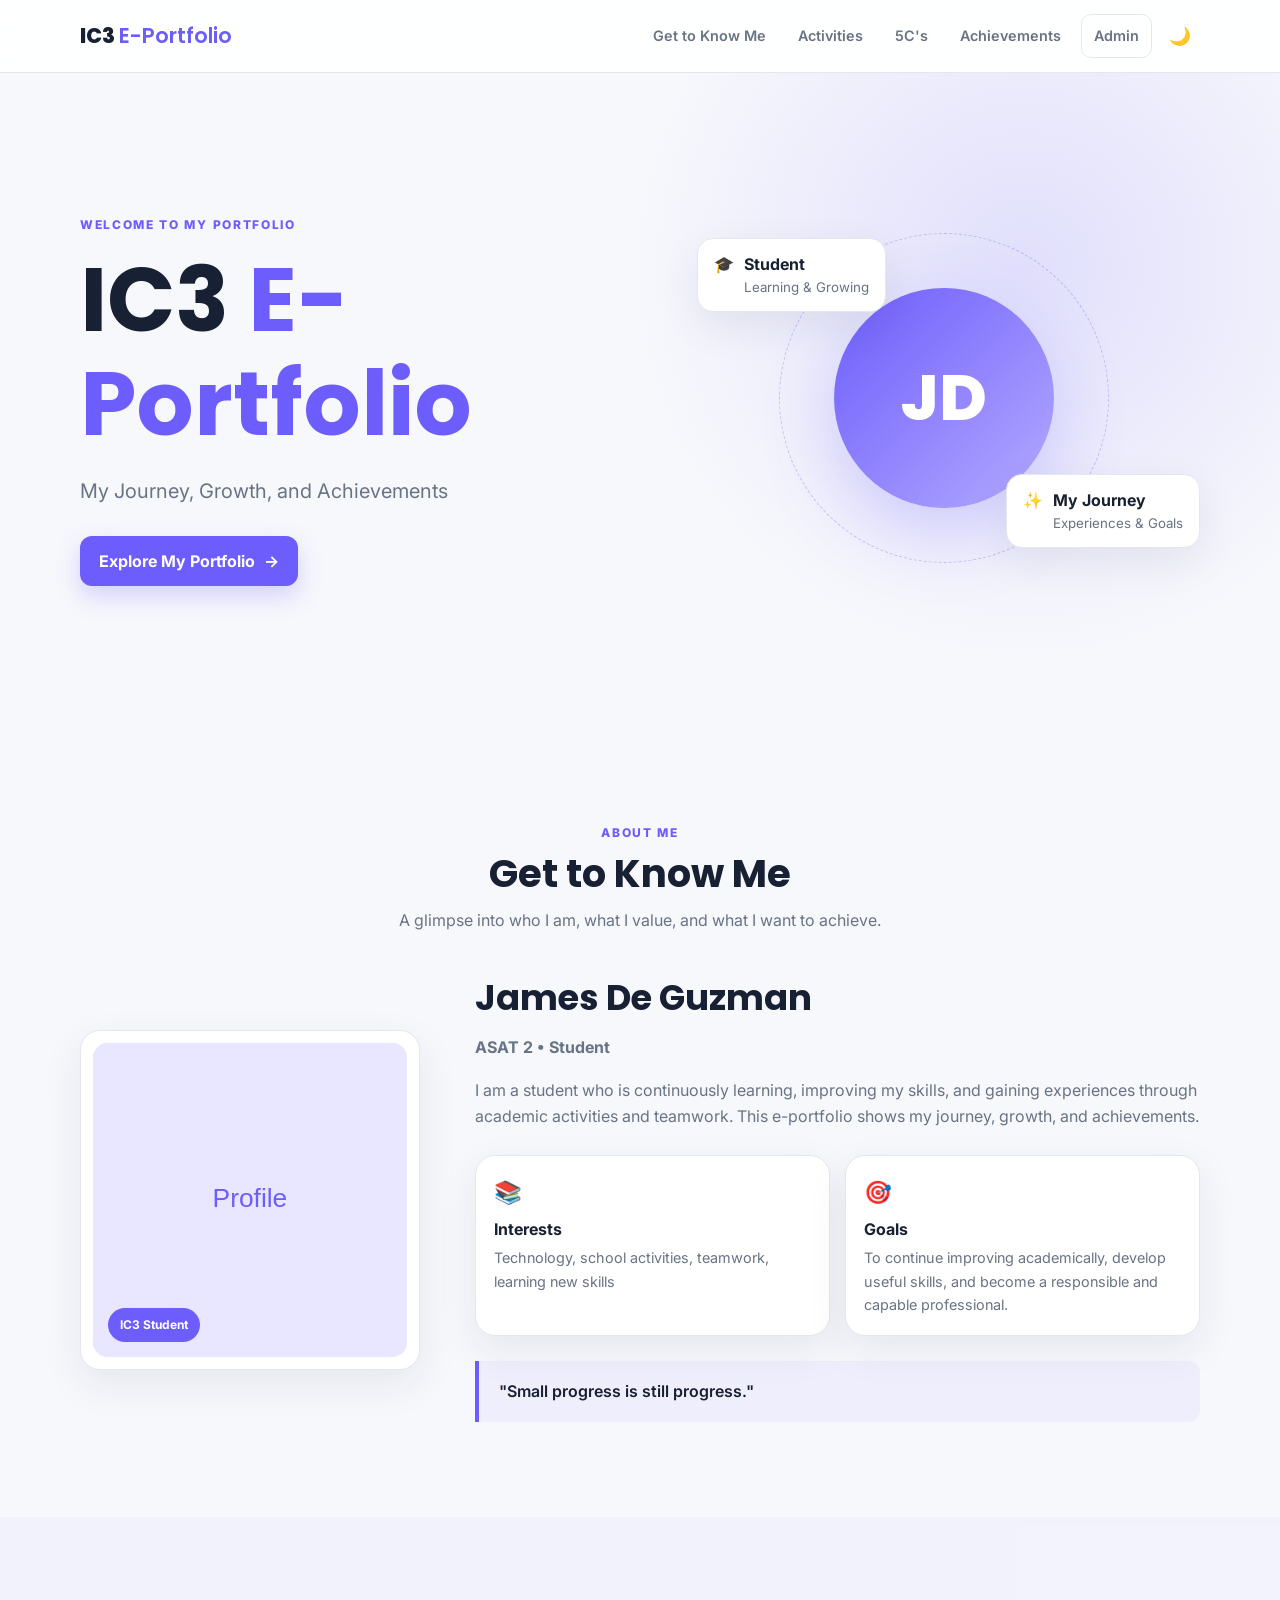
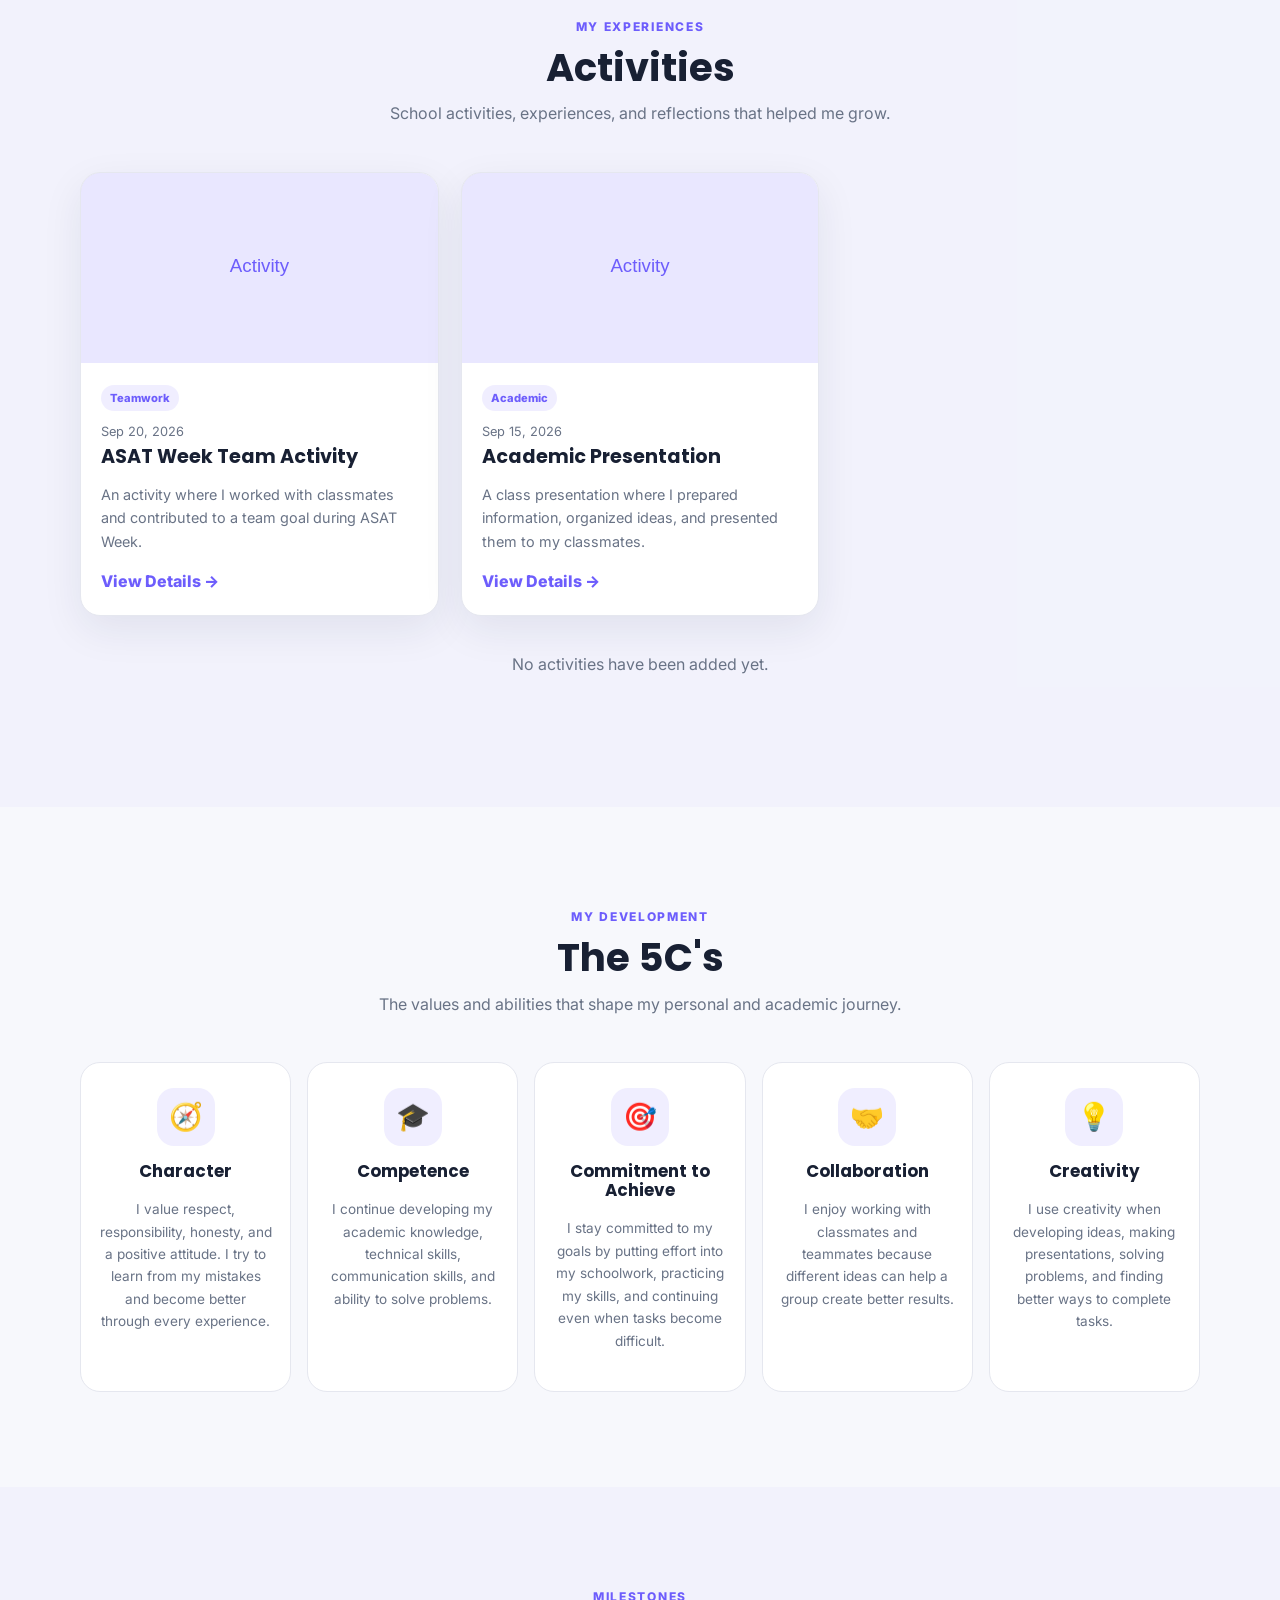
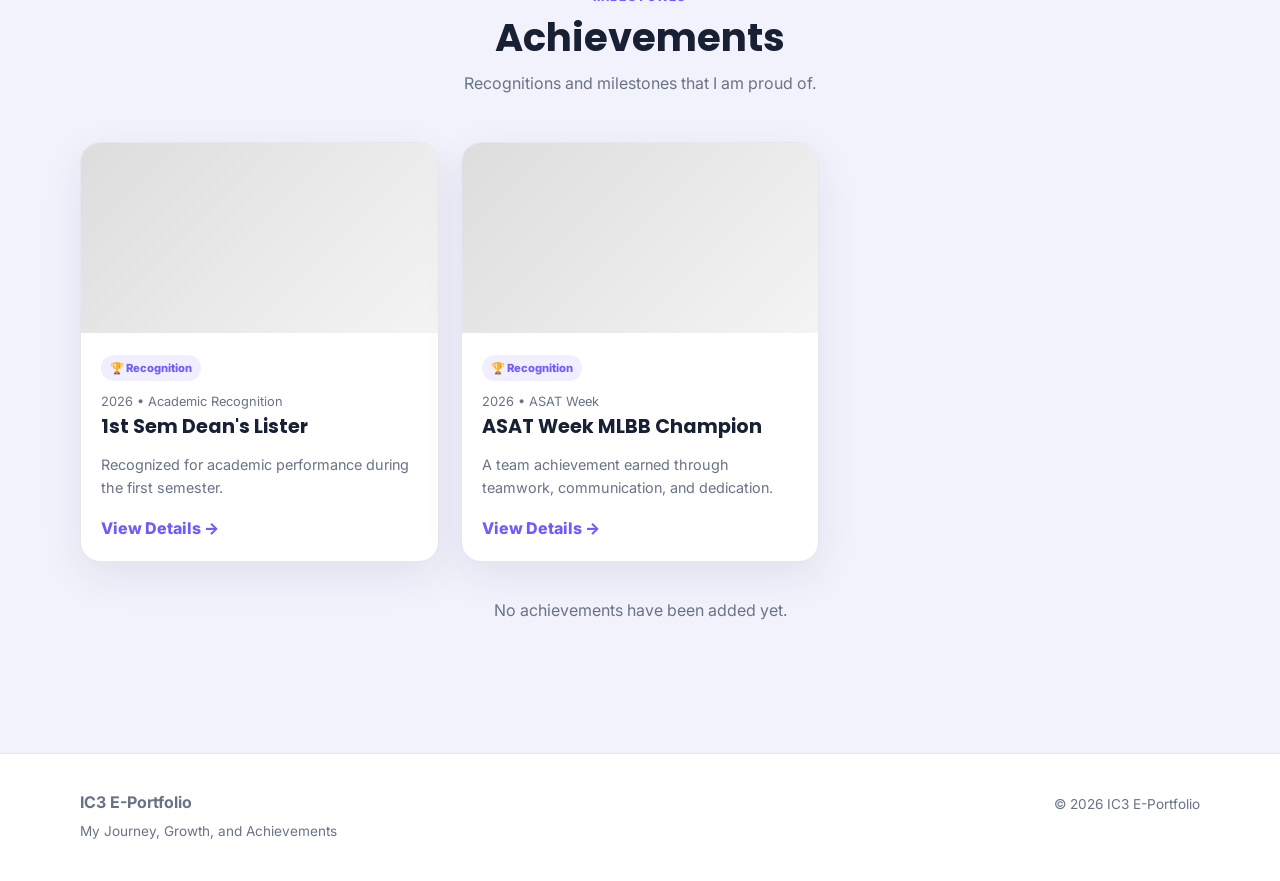
<file: index.html>
<!DOCTYPE html>
<html lang="en">
<head>
<meta charset="UTF-8">
<meta name="viewport" content="width=device-width, initial-scale=1.0">
<title>IC3 E-Portfolio</title>
<link rel="stylesheet" href="css/style.css">
</head>
<body>
<header class="site-header">
  <nav class="navbar container">
    <a class="brand" href="#home">IC3 <span>E-Portfolio</span></a>
    <button class="menu-toggle" id="menuToggle" aria-label="Toggle menu">☰</button>
    <div class="nav-links" id="navLinks">
      <a href="#profile">Get to Know Me</a>
      <a href="#activities">Activities</a>
      <a href="#fivecs">5C's</a>
      <a href="#achievements">Achievements</a>
      <a href="admin.html" class="admin-link">Admin</a>
      <button id="themeToggle" class="icon-btn" aria-label="Toggle dark mode">🌙</button>
    </div>
  </nav>
</header>

<main>
<section id="home" class="hero">
  <div class="container hero-grid">
    <div class="hero-content">
      <span class="eyebrow">WELCOME TO MY PORTFOLIO</span>
      <h1>IC3 <span>E-Portfolio</span></h1>
      <p>My Journey, Growth, and Achievements</p>
      <a href="#profile" class="btn primary">Explore My Portfolio <span>→</span></a>
    </div>
    <div class="hero-card">
      <div class="hero-orbit"></div>
      <div class="hero-avatar" id="heroAvatar">JD</div>
      <div class="floating-card fc-one">🎓 <b>Student</b><small>Learning & Growing</small></div>
      <div class="floating-card fc-two">✨ <b>My Journey</b><small>Experiences & Goals</small></div>
    </div>
  </div>
</section>

<section id="profile" class="section">
  <div class="container">
    <div class="section-heading">
      <span class="eyebrow">ABOUT ME</span>
      <h2>Get to Know Me</h2>
      <p>A glimpse into who I am, what I value, and what I want to achieve.</p>
    </div>
    <div class="profile-grid">
      <div class="profile-photo-card card">
        <img id="profileImage" src="" alt="Profile picture">
        <div class="profile-badge">IC3 Student</div>
      </div>
      <div class="profile-info">
        <h3 id="profileName">James De Guzman</h3>
        <p class="accent-text" id="profileCourse">ASAT 2 • Student</p>
        <p id="profileIntro"></p>
        <div class="info-grid">
          <div class="mini-card"><span>📚</span><b>Interests</b><p id="profileInterests"></p></div>
          <div class="mini-card"><span>🎯</span><b>Goals</b><p id="profileGoals"></p></div>
        </div>
        <blockquote id="profileQuote"></blockquote>
      </div>
    </div>
  </div>
</section>

<section id="activities" class="section alt-bg">
  <div class="container">
    <div class="section-heading">
      <span class="eyebrow">MY EXPERIENCES</span>
      <h2>Activities</h2>
      <p>School activities, experiences, and reflections that helped me grow.</p>
    </div>
    <div id="activitiesGrid" class="card-grid"></div>
    <div id="activitiesEmpty" class="empty-state hidden">No activities have been added yet.</div>
  </div>
</section>

<section id="fivecs" class="section">
  <div class="container">
    <div class="section-heading">
      <span class="eyebrow">MY DEVELOPMENT</span>
      <h2>The 5C's</h2>
      <p>The values and abilities that shape my personal and academic journey.</p>
    </div>
    <div id="fiveCsGrid" class="fivecs-grid"></div>
  </div>
</section>

<section id="achievements" class="section alt-bg">
  <div class="container">
    <div class="section-heading">
      <span class="eyebrow">MILESTONES</span>
      <h2>Achievements</h2>
      <p>Recognitions and milestones that I am proud of.</p>
    </div>
    <div id="achievementsGrid" class="card-grid"></div>
    <div id="achievementsEmpty" class="empty-state hidden">No achievements have been added yet.</div>
  </div>
</section>
</main>

<footer>
  <div class="container footer-content">
    <div><b>IC3 E-Portfolio</b><p>My Journey, Growth, and Achievements</p></div>
    <p>© <span id="year"></span> IC3 E-Portfolio</p>
  </div>
</footer>

<div id="modal" class="modal" aria-hidden="true">
  <div class="modal-box">
    <button class="modal-close" id="modalClose">×</button>
    <div id="modalContent"></div>
  </div>
</div>

<script src="js/main.js"></script>
</body>
</html>
</file>
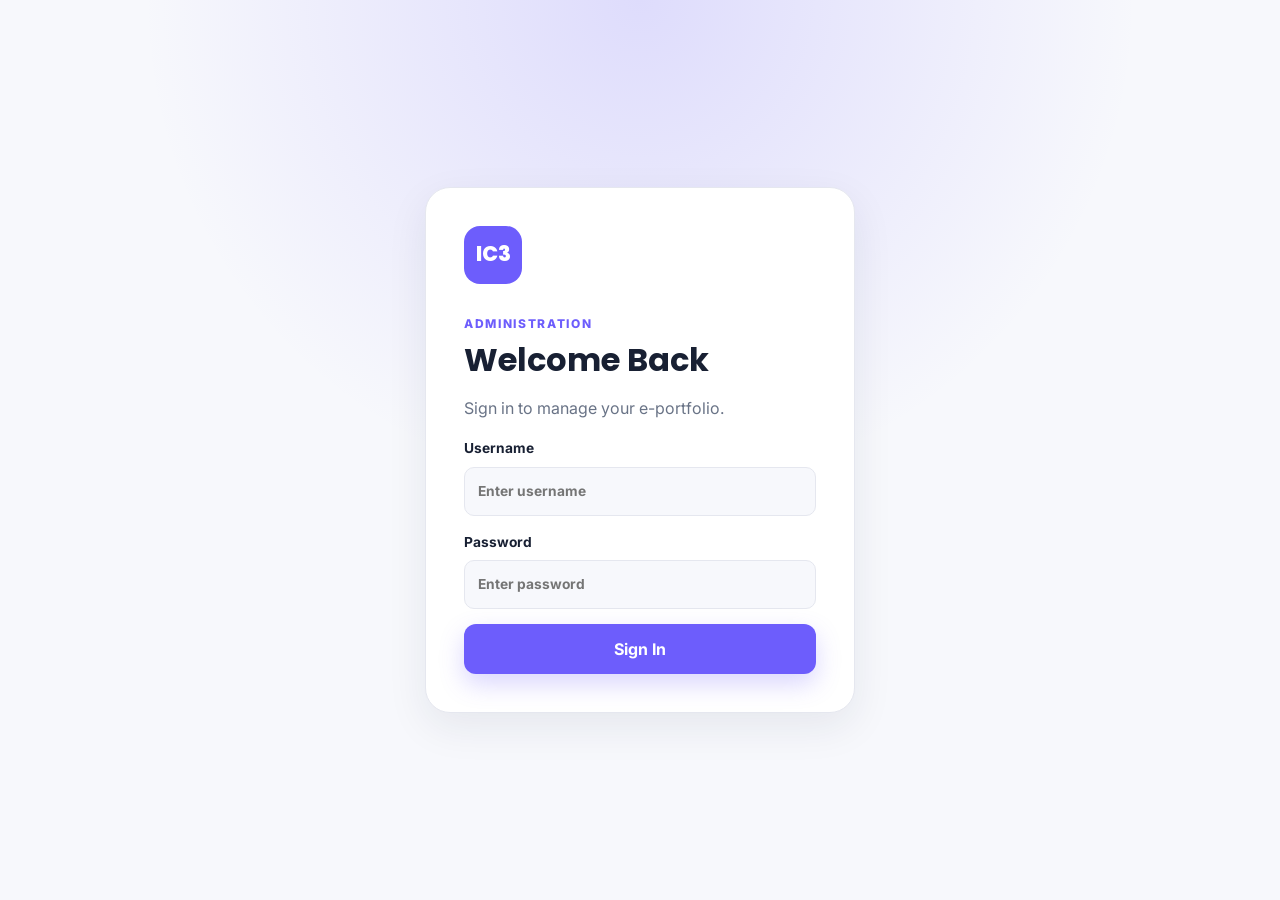
<file: admin.html>
<!DOCTYPE html>
<html lang="en">
<head>
<meta charset="UTF-8">
<meta name="viewport" content="width=device-width, initial-scale=1.0">
<title>IC3 E-Portfolio — Admin</title>
<link rel="stylesheet" href="css/style.css">
</head>
<body class="admin-body">
<div id="loginScreen" class="login-screen">
  <div class="login-card">
    <div class="login-logo">IC3</div>
    <span class="eyebrow">ADMINISTRATION</span>
    <h1>Welcome Back</h1>
    <p>Sign in to manage your e-portfolio.</p>
    <form id="loginForm">
      <label>Username<input id="username" required autocomplete="username" placeholder="Enter username"></label>
      <label>Password<input id="password" type="password" required autocomplete="current-password" placeholder="Enter password"></label>
      <p id="loginError" class="form-error"></p>
      <button class="btn primary full" type="submit">Sign In</button>
    </form>
   
    <!-- DEMO ONLY: This login is client-side and is not secure for production use. -->
  </div>
  
</div>

<div id="adminApp" class="admin-app hidden">
  <aside class="sidebar" id="sidebar">
    <div class="sidebar-brand">IC3 <span>Admin</span></div>
    <nav>
      <button class="side-link active" data-panel="dashboard">📊 Dashboard</button>
      <button class="side-link" data-panel="profile">👤 Get to Know Me</button>
      <button class="side-link" data-panel="activities">📝 Activities</button>
      <button class="side-link" data-panel="fivecs">⭐ 5C's</button>
      <button class="side-link" data-panel="achievements">🏆 Achievements</button>
    </nav>
    <div class="sidebar-bottom">
      <a href="index.html" class="side-link">🌐 View Portfolio</a>
      <button id="logoutBtn" class="side-link">↪ Logout</button>
    </div>
  </aside>

  <div class="admin-main">
    <header class="admin-topbar">
      <button id="sidebarToggle" class="icon-btn">☰</button>
      <div><b id="panelTitle">Dashboard</b><span>Manage your portfolio content</span></div>
      <button id="adminTheme" class="icon-btn">🌙</button>
    </header>

    <div class="admin-content">
      <section id="panel-dashboard" class="panel active-panel">
        <div class="section-heading left"><span class="eyebrow">OVERVIEW</span><h1>Dashboard</h1><p>Manage your IC3 E-Portfolio from one place.</p></div>
        <div class="stats-grid">
          <div class="stat-card"><span>📝</span><b id="statActivities">0</b><small>Activities</small></div>
          <div class="stat-card"><span>🏆</span><b id="statAchievements">0</b><small>Achievements</small></div>
          <div class="stat-card"><span>⭐</span><b>5</b><small>5C's Sections</small></div>
          <div class="stat-card"><span>👤</span><b>✓</b><small>Profile Ready</small></div>
        </div>
        <div class="admin-card">
          <h3>Quick Start</h3>
          <p>Use the sidebar to update your profile, add school activities, edit the 5C's, or record achievements. All changes are saved in your browser.</p>
        </div>
      </section>

      <section id="panel-profile" class="panel">
        <div class="section-heading left"><span class="eyebrow">PROFILE</span><h1>Get to Know Me</h1></div>
        <form id="profileForm" class="admin-card form-grid">
          <label>Full Name<input id="pName" required></label>
          <label>Course / Year Level<input id="pCourse" required></label>
          <label class="full-row">Introduction<textarea id="pIntro" rows="4"></textarea></label>
          <label>Interests<input id="pInterests"></label>
          <label>Goals<input id="pGoals"></label>
          <label class="full-row">Personal Quote<input id="pQuote"></label>
          <label class="full-row">Profile Picture<input id="pImage" type="file" accept="image/*"><img id="pPreview" class="upload-preview" alt="Preview"></label>
          <div class="full-row form-actions"><button class="btn primary" type="submit">Save Profile</button></div>
        </form>
      </section>

      <section id="panel-activities" class="panel">
        <div class="section-heading left"><span class="eyebrow">CONTENT</span><h1>Activities</h1><p>Add and manage your school activities.</p></div>
        <form id="activityForm" class="admin-card form-grid">
          <input type="hidden" id="aId">
          <label>Activity Title<input id="aTitle" required></label>
          <label>Date<input id="aDate" type="date" required></label>
          <label>Category<input id="aCategory" placeholder="e.g. Academic, Teamwork"></label>
          <label>Images<input id="aImages" type="file" accept="image/*" multiple></label>
          <label class="full-row">Description<textarea id="aDescription" rows="4"></textarea></label>
          <label class="full-row">Reflection<textarea id="aReflection" rows="4"></textarea></label>
          <div id="aImagePreview" class="image-preview-grid full-row"></div>
          <div class="full-row form-actions"><button class="btn primary" type="submit" id="activitySave">Add Activity</button><button class="btn secondary" type="button" id="activityCancel">Cancel</button></div>
        </form>
        <div id="activityAdminList" class="admin-list"></div>
      </section>

      <section id="panel-fivecs" class="panel">
        <div class="section-heading left"><span class="eyebrow">DEVELOPMENT</span><h1>5C's</h1><p>Edit each area of your personal development.</p></div>
        <div id="fiveCAdminList"></div>
      </section>

      <section id="panel-achievements" class="panel">
        <div class="section-heading left"><span class="eyebrow">MILESTONES</span><h1>Achievements</h1><p>Record your awards, recognitions, and milestones.</p></div>
        <form id="achievementForm" class="admin-card form-grid">
          <input type="hidden" id="achId">
          <label>Achievement Title<input id="achTitle" required></label>
          <label>Date / Year<input id="achDate" required placeholder="e.g. 2026"></label>
          <label>Organization / School<input id="achOrg"></label>
          <label>Certificate / Photo<input id="achImage" type="file" accept="image/*"></label>
          <label class="full-row">Description<textarea id="achDescription" rows="4"></textarea></label>
          <img id="achPreview" class="upload-preview full-row" alt="Preview">
          <div class="full-row form-actions"><button class="btn primary" type="submit" id="achievementSave">Add Achievement</button><button class="btn secondary" type="button" id="achievementCancel">Cancel</button></div>
        </form>
        <div id="achievementAdminList" class="admin-list"></div>
      </section>
    </div>
  </div>
</div>
<script src="js/admin.js"></script>
</body>
</html>
</file>
<file: css/style.css>
@import url('https://fonts.googleapis.com/css2?family=Inter:wght@400;500;600;700;800&family=Poppins:wght@600;700;800&display=swap');

:root{
 --primary:#6d5dfc;--primary2:#8b7cff;--bg:#f7f8fc;--surface:#fff;--text:#182033;--muted:#697386;
 --border:#e5e7ef;--shadow:0 14px 40px rgba(30,35,60,.08);--radius:20px;--header:rgba(255,255,255,.88);
}
body.dark{
 --bg:#10131d;--surface:#181c29;--text:#f1f3f8;--muted:#a8afbf;--border:#2c3243;--header:rgba(16,19,29,.9);--shadow:0 14px 40px rgba(0,0,0,.25);
}
*{box-sizing:border-box}html{scroll-behavior:smooth}body{margin:0;font-family:Inter,Arial,sans-serif;background:var(--bg);color:var(--text);line-height:1.65;transition:.25s}a{text-decoration:none;color:inherit}button,input,textarea{font:inherit}button{cursor:pointer}img{max-width:100%;display:block}
.container{width:min(1120px,92%);margin:auto}.site-header{position:sticky;top:0;z-index:50;background:var(--header);backdrop-filter:blur(16px);border-bottom:1px solid var(--border)}
.navbar{height:72px;display:flex;align-items:center;justify-content:space-between}.brand{font-family:Poppins;font-weight:800;font-size:1.3rem}.brand span{font-weight:600;color:var(--primary)}
.nav-links{display:flex;align-items:center;gap:8px}.nav-links a{padding:9px 12px;color:var(--muted);font-size:.9rem;font-weight:600;border-radius:10px}.nav-links a:hover{color:var(--primary);background:rgba(109,93,252,.08)}.admin-link{border:1px solid var(--border)}.icon-btn{border:0;background:transparent;color:var(--text);font-size:1.1rem;padding:9px;border-radius:10px}.icon-btn:hover{background:var(--border)}.menu-toggle{display:none;border:0;background:none;color:var(--text);font-size:1.5rem}
.hero{min-height:650px;display:flex;align-items:center;background:radial-gradient(circle at 80% 30%,rgba(109,93,252,.16),transparent 35%)}.hero-grid{display:grid;grid-template-columns:1.05fr .95fr;gap:40px;align-items:center}.eyebrow{font-size:.75rem;font-weight:800;letter-spacing:.14em;color:var(--primary)}h1,h2,h3{font-family:Poppins;margin-top:0;line-height:1.15}.hero h1{font-size:clamp(3rem,7vw,5.8rem);margin:12px 0}.hero h1 span{color:var(--primary)}.hero p{font-size:1.25rem;color:var(--muted);margin-bottom:28px}.btn{display:inline-flex;align-items:center;justify-content:center;gap:9px;border:0;border-radius:12px;padding:12px 19px;font-weight:700;transition:.2s}.btn:hover{transform:translateY(-2px)}.primary{background:var(--primary);color:#fff;box-shadow:0 10px 25px rgba(109,93,252,.25)}.secondary{background:var(--border);color:var(--text)}.full{width:100%}
.hero-card{height:430px;position:relative;display:grid;place-items:center}.hero-orbit{width:330px;height:330px;border-radius:50%;border:1px dashed rgba(109,93,252,.35);position:absolute}.hero-avatar{width:220px;height:220px;border-radius:50%;background:linear-gradient(135deg,var(--primary),#b4aaff);display:grid;place-items:center;color:white;font-family:Poppins;font-size:4rem;font-weight:800;box-shadow:0 25px 70px rgba(109,93,252,.25)}.floating-card{position:absolute;background:var(--surface);border:1px solid var(--border);box-shadow:var(--shadow);border-radius:16px;padding:12px 16px;display:grid;grid-template-columns:auto 1fr;column-gap:10px;align-items:center}.floating-card small{grid-column:2;color:var(--muted)}.fc-one{top:55px;left:10px}.fc-two{right:0;bottom:65px}
.section{padding:95px 0}.alt-bg{background:rgba(109,93,252,.035)}.section-heading{text-align:center;max-width:680px;margin:0 auto 45px}.section-heading.left{text-align:left;margin-left:0}.section-heading h2,.section-heading h1{font-size:2.4rem;margin:8px 0 10px}.section-heading p{color:var(--muted);margin:0}.profile-grid{display:grid;grid-template-columns:340px 1fr;gap:55px;align-items:center}.card,.profile-photo-card,.admin-card,.mini-card{background:var(--surface);border:1px solid var(--border);border-radius:var(--radius);box-shadow:var(--shadow)}.profile-photo-card{padding:12px;position:relative}.profile-photo-card img{width:100%;aspect-ratio:1;object-fit:cover;border-radius:15px;background:var(--border)}.profile-badge{position:absolute;bottom:27px;left:27px;background:var(--primary);color:#fff;padding:7px 12px;border-radius:999px;font-size:.75rem;font-weight:700}.profile-info h3{font-size:2.2rem;margin-bottom:3px}.accent-text{color:var(--primary);font-weight:700}.profile-info>p{color:var(--muted)}.info-grid{display:grid;grid-template-columns:1fr 1fr;gap:15px;margin:25px 0}.mini-card{padding:18px}.mini-card span{font-size:1.4rem}.mini-card b{display:block;margin-top:5px}.mini-card p{color:var(--muted);margin:4px 0 0;font-size:.9rem}.profile-info blockquote{margin:25px 0 0;padding:17px 20px;border-left:4px solid var(--primary);background:rgba(109,93,252,.06);border-radius:0 12px 12px 0;font-weight:600}
.card-grid{display:grid;grid-template-columns:repeat(3,1fr);gap:22px}.activity-card,.achievement-card{overflow:hidden}.card-image{height:190px;width:100%;object-fit:cover;background:linear-gradient(135deg,#ddd,#f4f4f4)}.card-body{padding:20px}.tag{display:inline-block;background:rgba(109,93,252,.1);color:var(--primary);padding:4px 9px;border-radius:999px;font-size:.7rem;font-weight:800;margin-bottom:10px}.card-body h3{font-size:1.2rem;margin:4px 0}.date{font-size:.8rem;color:var(--muted)}.card-body p{font-size:.9rem;color:var(--muted)}.text-btn{border:0;background:none;color:var(--primary);font-weight:800;padding:0}.fivecs-grid{display:grid;grid-template-columns:repeat(5,1fr);gap:16px}.fivec-card{padding:25px 18px;text-align:center;background:var(--surface);border:1px solid var(--border);border-radius:var(--radius);transition:.25s}.fivec-card:hover{transform:translateY(-6px);box-shadow:var(--shadow)}.fivec-icon{width:58px;height:58px;margin:0 auto 16px;border-radius:17px;background:rgba(109,93,252,.1);display:grid;place-items:center;font-size:1.7rem}.fivec-card h3{font-size:1.05rem}.fivec-card p{color:var(--muted);font-size:.85rem}.fivec-card img{height:110px;width:100%;object-fit:cover;border-radius:12px;margin-top:14px}.empty-state{text-align:center;color:var(--muted);padding:35px}.hidden{display:none!important}footer{padding:35px 0;border-top:1px solid var(--border);background:var(--surface)}.footer-content{display:flex;justify-content:space-between;gap:20px;color:var(--muted)}.footer-content p{margin:4px 0;font-size:.85rem}
.modal{position:fixed;inset:0;background:rgba(5,8,18,.65);z-index:100;display:none;align-items:center;justify-content:center;padding:20px}.modal.open{display:flex}.modal-box{width:min(720px,100%);max-height:90vh;overflow:auto;background:var(--surface);border-radius:22px;padding:30px;position:relative}.modal-close{position:absolute;right:15px;top:12px;border:0;background:var(--border);color:var(--text);border-radius:50%;width:35px;height:35px;font-size:1.3rem}.modal-box img{max-height:300px;object-fit:contain;margin:15px auto;border-radius:12px}
.login-screen{min-height:100vh;display:grid;place-items:center;padding:20px;background:radial-gradient(circle at 50% 0,rgba(109,93,252,.18),transparent 45%)}.login-card{width:min(430px,100%);background:var(--surface);border:1px solid var(--border);box-shadow:var(--shadow);border-radius:25px;padding:38px}.login-logo{width:58px;height:58px;border-radius:16px;background:var(--primary);color:white;display:grid;place-items:center;font-family:Poppins;font-weight:800;font-size:1.3rem;margin-bottom:25px}.login-card h1{margin:7px 0}.login-card>p{color:var(--muted)}label{display:block;font-weight:700;font-size:.86rem;margin-bottom:15px}input,textarea{width:100%;margin-top:7px;padding:12px 13px;border:1px solid var(--border);border-radius:10px;background:var(--bg);color:var(--text);outline:none}input:focus,textarea:focus{border-color:var(--primary);box-shadow:0 0 0 3px rgba(109,93,252,.1)}.form-error{color:#e05252!important;font-size:.82rem}.admin-app{min-height:100vh;display:flex}.sidebar{width:250px;background:var(--surface);border-right:1px solid var(--border);padding:25px 15px;display:flex;flex-direction:column;position:fixed;top:0;bottom:0;z-index:70}.sidebar-brand{font-family:Poppins;font-size:1.3rem;font-weight:800;padding:10px 12px 30px}.sidebar-brand span{color:var(--primary);font-size:.9rem}.sidebar nav{display:grid;gap:5px}.side-link{width:100%;text-align:left;border:0;background:transparent;color:var(--muted);padding:12px;border-radius:10px;font-weight:700}.side-link:hover,.side-link.active{background:rgba(109,93,252,.1);color:var(--primary)}.sidebar-bottom{margin-top:auto}.admin-main{margin-left:250px;width:calc(100% - 250px)}.admin-topbar{height:76px;background:var(--header);backdrop-filter:blur(15px);border-bottom:1px solid var(--border);display:flex;align-items:center;padding:0 28px;gap:15px;position:sticky;top:0;z-index:60}.admin-topbar>div{display:grid}.admin-topbar span{font-size:.75rem;color:var(--muted)}.admin-topbar .icon-btn:last-child{margin-left:auto}.admin-content{padding:35px;max-width:1250px}.stats-grid{display:grid;grid-template-columns:repeat(4,1fr);gap:18px;margin-bottom:25px}.stat-card{background:var(--surface);border:1px solid var(--border);border-radius:17px;padding:22px;display:grid;gap:4px}.stat-card span{font-size:1.5rem}.stat-card b{font-size:1.8rem;font-family:Poppins}.stat-card small{color:var(--muted)}.admin-card{padding:25px;margin-bottom:25px}.form-grid{display:grid;grid-template-columns:1fr 1fr;gap:3px 18px}.full-row{grid-column:1/-1}.form-actions{display:flex;gap:10px}.upload-preview{max-height:160px;width:auto;border-radius:12px;margin-top:8px;display:none}.image-preview-grid{display:flex;flex-wrap:wrap;gap:10px}.image-preview-grid img{width:100px;height:80px;object-fit:cover;border-radius:10px}.admin-list{display:grid;gap:12px}.admin-item{display:flex;align-items:center;gap:15px;background:var(--surface);border:1px solid var(--border);border-radius:15px;padding:13px}.admin-item img{width:70px;height:60px;object-fit:cover;border-radius:9px}.admin-item .item-main{flex:1}.admin-item h4{margin:0}.admin-item small{color:var(--muted)}.admin-actions{display:flex;gap:7px}.small-btn{border:1px solid var(--border);background:var(--bg);color:var(--text);border-radius:8px;padding:7px 10px;font-size:.78rem;font-weight:700}.small-btn.delete{color:#d64f4f}.fivec-admin{margin-bottom:18px}.fivec-admin summary{cursor:pointer;font-weight:800;font-family:Poppins;font-size:1.1rem;padding:5px}.fivec-admin .admin-card{margin-top:12px}.panel{display:none}.panel.active-panel{display:block}
@media(max-width:900px){.fivecs-grid{grid-template-columns:repeat(3,1fr)}.card-grid{grid-template-columns:repeat(2,1fr)}.profile-grid{grid-template-columns:280px 1fr}.sidebar{width:220px}.admin-main{margin-left:220px;width:calc(100% - 220px)}}
@media(max-width:720px){.menu-toggle{display:block}.nav-links{display:none;position:absolute;top:72px;left:0;right:0;background:var(--surface);padding:12px;border-bottom:1px solid var(--border);flex-direction:column;align-items:stretch}.nav-links.open{display:flex}.nav-links a{padding:12px}.hero{padding:65px 0}.hero-grid{grid-template-columns:1fr;text-align:center}.hero-card{height:300px}.hero-orbit{width:230px;height:230px}.hero-avatar{width:155px;height:155px;font-size:2.8rem}.floating-card{font-size:.8rem}.fc-one{left:0;top:20px}.fc-two{right:0;bottom:10px}.profile-grid{grid-template-columns:1fr}.profile-photo-card{max-width:310px;margin:auto}.card-grid{grid-template-columns:1fr}.fivecs-grid{grid-template-columns:1fr 1fr}.info-grid{grid-template-columns:1fr}.section{padding:70px 0}.footer-content{flex-direction:column}.sidebar{transform:translateX(-100%);transition:.25s;width:250px}.sidebar.open{transform:translateX(0)}.admin-main{margin-left:0;width:100%}.admin-content{padding:25px 17px}.stats-grid{grid-template-columns:1fr 1fr}.form-grid{grid-template-columns:1fr}.full-row{grid-column:auto}.admin-item{align-items:flex-start}.admin-actions{flex-direction:column}}
@media(max-width:430px){.fivecs-grid{grid-template-columns:1fr}.stats-grid{grid-template-columns:1fr}.hero h1{font-size:3.2rem}}
</file>
